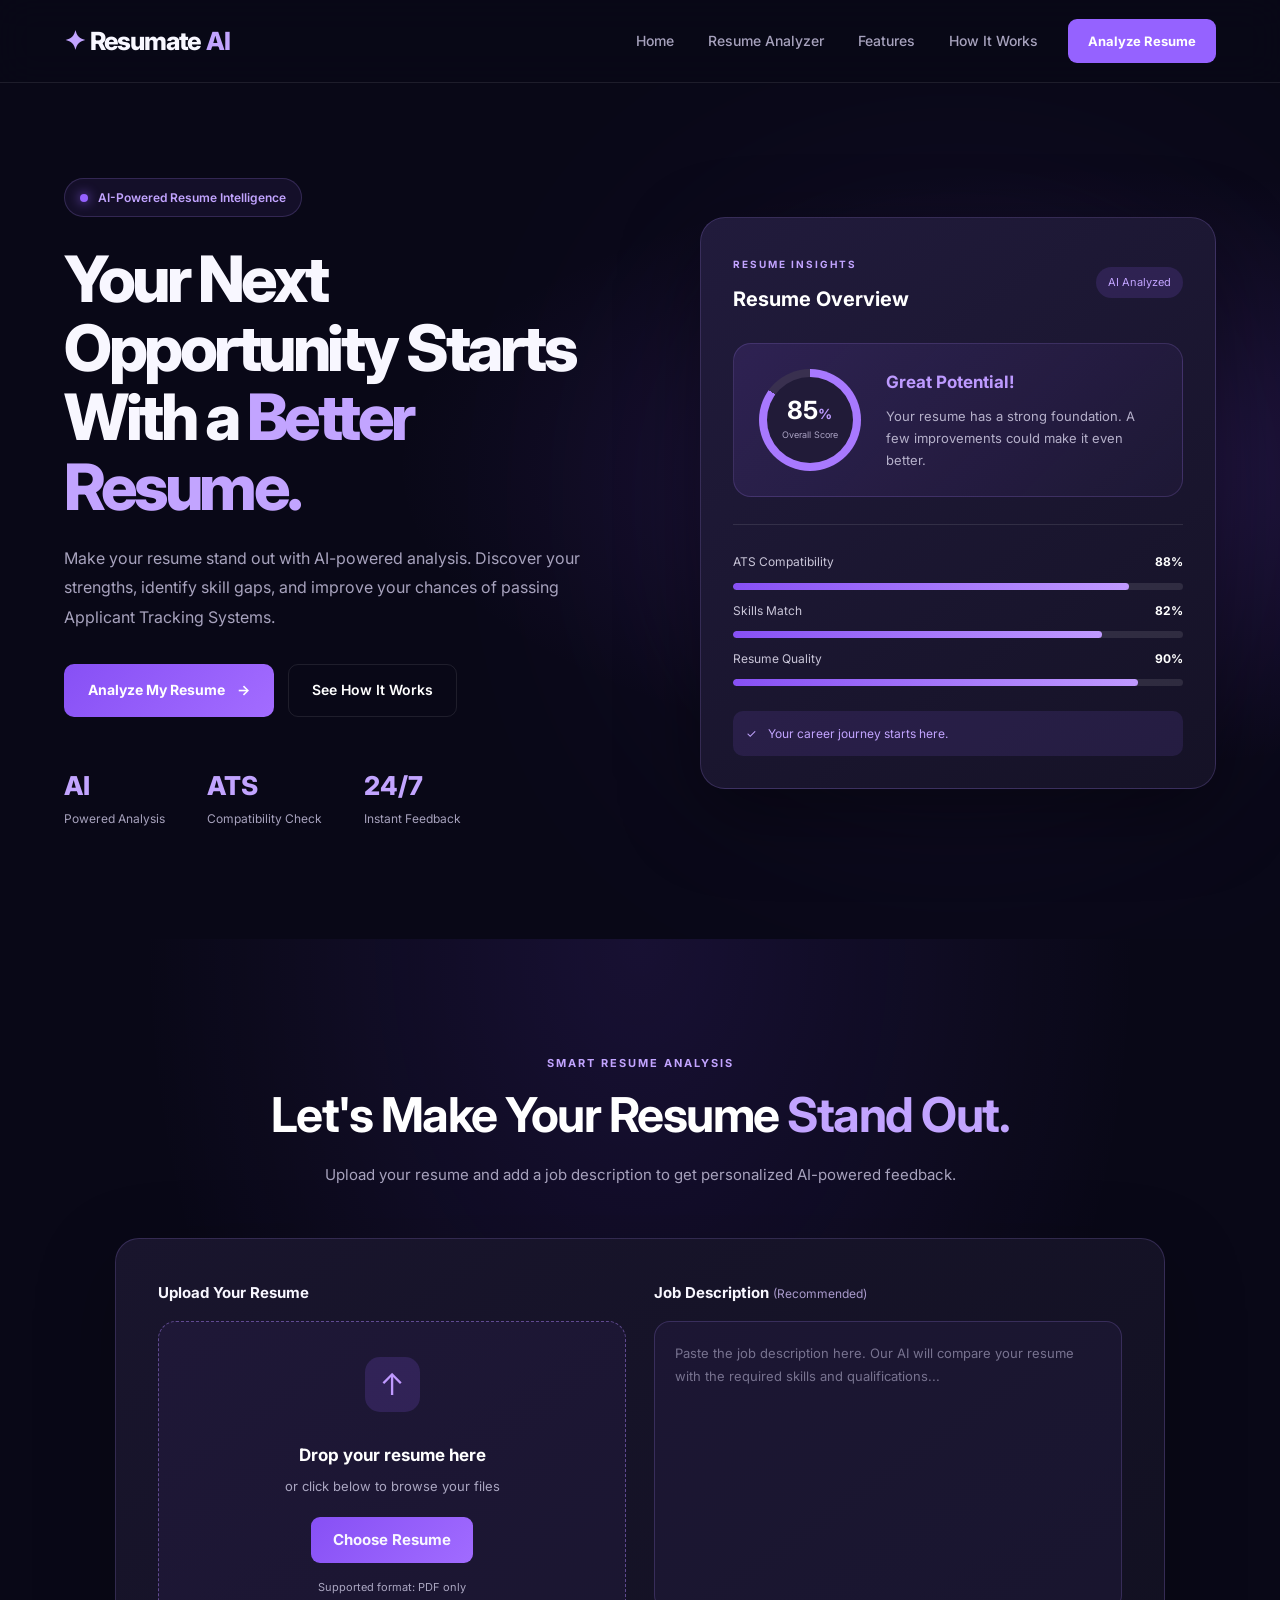
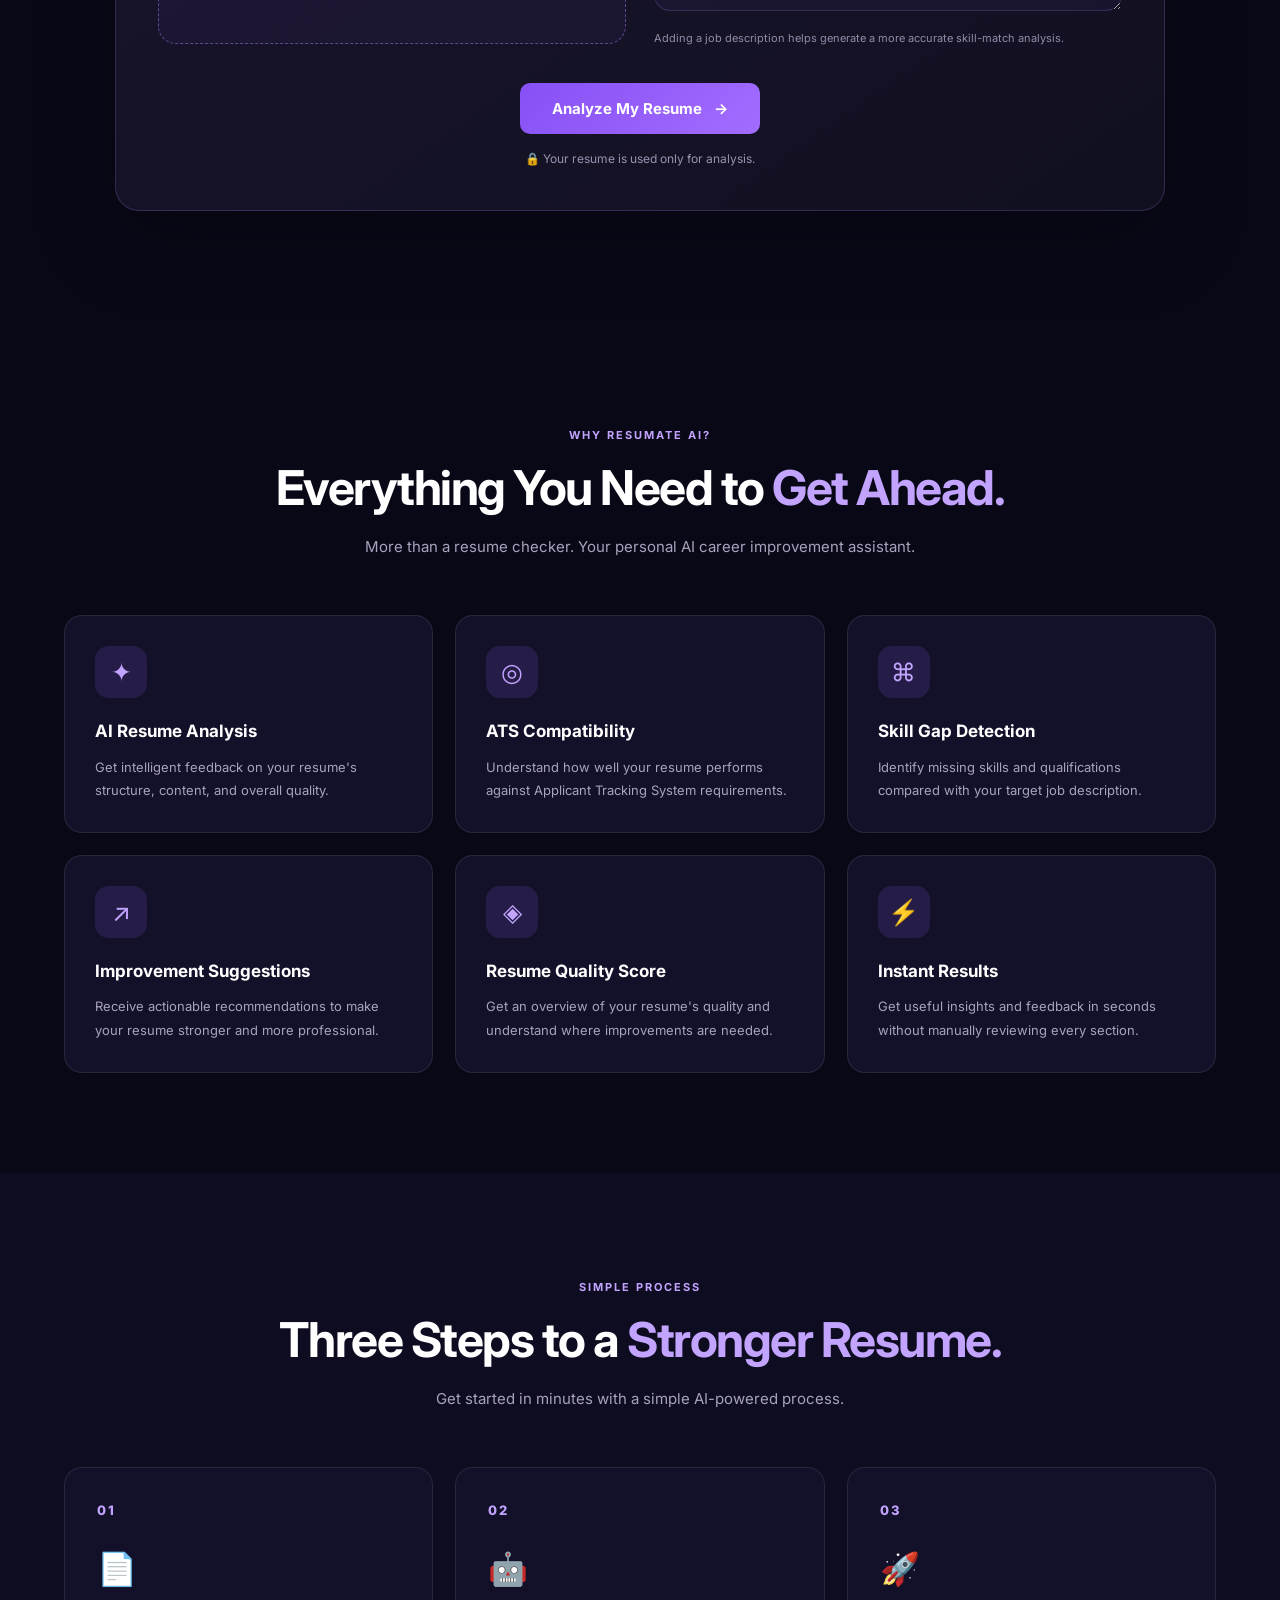
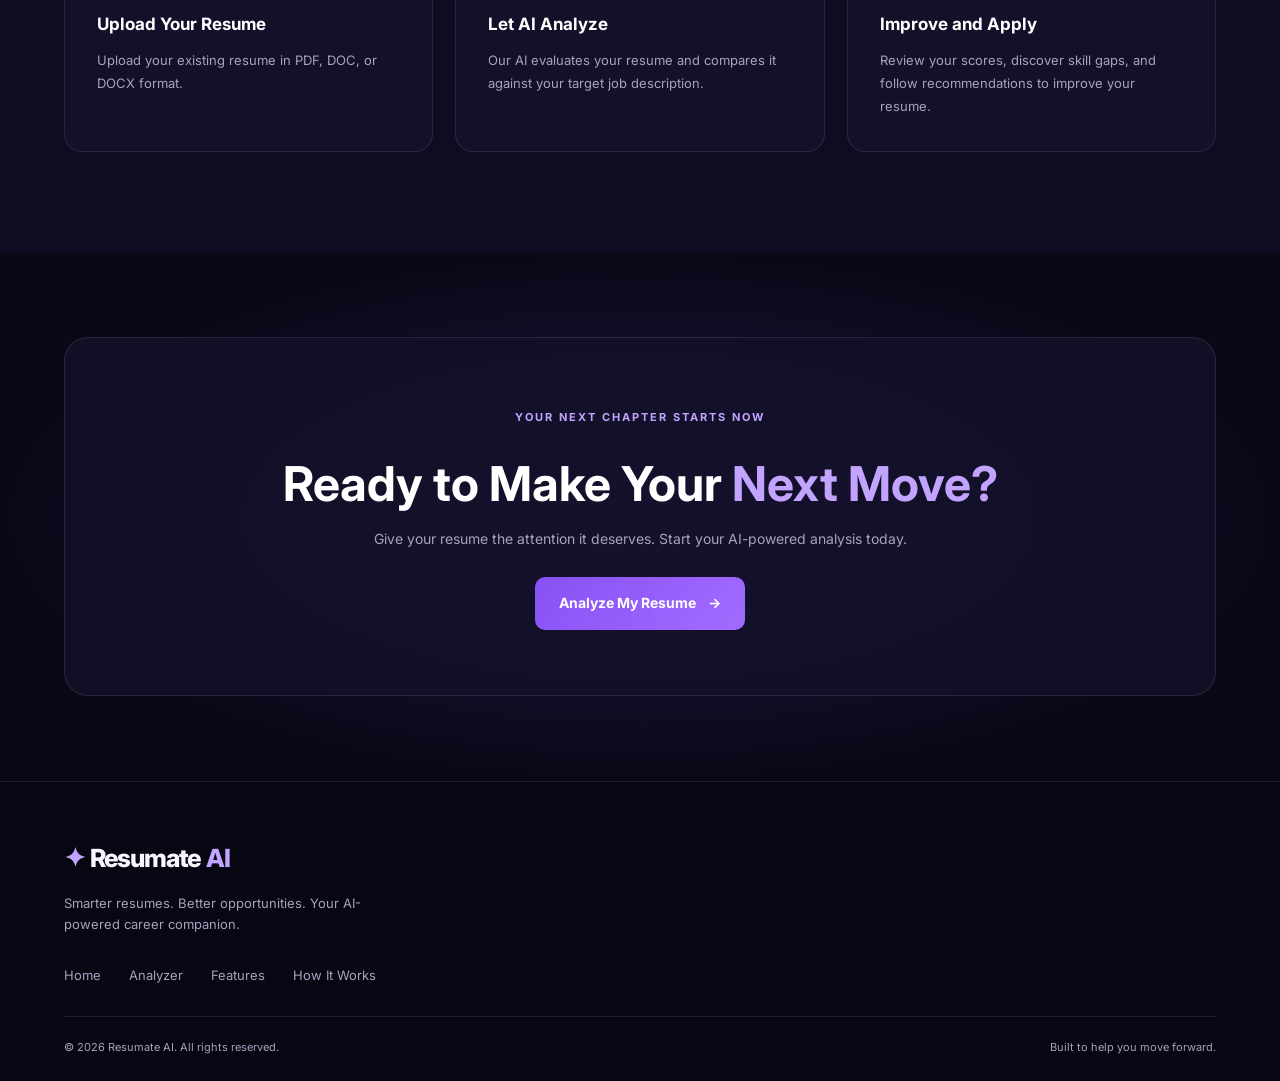
<file: frontend/index.html>
<!doctype html>
<html lang="en">
  <head>
    <meta charset="UTF-8" />
    <meta name="viewport" content="width=device-width, initial-scale=1.0" />
    <meta name="theme-color" content="#090817" />
    <meta
      name="description"
      content="Resumate AI helps you analyze your resume, improve ATS compatibility, and get personalized career suggestions."
    />

    <title>Resumate AI | Build a Resume That Gets Noticed</title>

    <link rel="preconnect" href="https://fonts.googleapis.com" />
    <link rel="preconnect" href="https://fonts.gstatic.com" crossorigin />
    <link
      href="https://fonts.googleapis.com/css2?family=Inter:wght@400;500;600;700;800&display=swap"
      rel="stylesheet"
    />

    <link rel="stylesheet" href="style.css" />
  </head>

  <body>
    <!-- Navbar -->
    <header class="navbar">
      <div class="container nav-container">
        <a href="#" class="logo">
          <span class="logo-icon">✦</span>
          Resumate<span>AI</span>
        </a>

        <nav class="nav-links">
          <a href="#home">Home</a>
          <a href="#analyzer">Resume Analyzer</a>
          <a href="#features">Features</a>
          <a href="#how-it-works">How It Works</a>
        </nav>

        <a href="#analyzer" class="nav-button">Analyze Resume</a>
      </div>
    </header>

    <main>
      <!-- Hero Section -->
      <section class="hero" id="home">
        <div class="container hero-container">
          <div class="hero-content">
            <div class="hero-badge">
              <span class="badge-dot"></span>
              AI-Powered Resume Intelligence
            </div>

            <h1>
              Your Next Opportunity Starts With a
              <span>Better Resume.</span>
            </h1>

            <p>
              Make your resume stand out with AI-powered analysis. Discover your
              strengths, identify skill gaps, and improve your chances of
              passing Applicant Tracking Systems.
            </p>

            <div class="hero-actions">
              <a href="#analyzer" class="primary-btn">
                Analyze My Resume
                <span>→</span>
              </a>

              <a href="#how-it-works" class="secondary-btn">
                See How It Works
              </a>
            </div>

            <div class="hero-stats">
              <div class="stat-item">
                <h3>AI</h3>
                <p>Powered Analysis</p>
              </div>

              <div class="stat-item">
                <h3>ATS</h3>
                <p>Compatibility Check</p>
              </div>

              <div class="stat-item">
                <h3>24/7</h3>
                <p>Instant Feedback</p>
              </div>
            </div>
          </div>

          <!-- Hero Preview Card -->
          <div class="hero-visual">
            <div class="floating-glow"></div>

            <div class="preview-card">
              <div class="preview-header">
                <div>
                  <span class="preview-label">RESUME INSIGHTS</span>
                  <h3>Resume Overview</h3>
                </div>

                <span class="status-badge">AI Analyzed</span>
              </div>

              <div class="score-section">
                <div class="score-circle">
                  <div class="score-inner">
                    <h2>85<span>%</span></h2>
                    <p>Overall Score</p>
                  </div>
                </div>

                <div class="score-description">
                  <h4>Great Potential!</h4>
                  <p>
                    Your resume has a strong foundation. A few improvements
                    could make it even better.
                  </p>
                </div>
              </div>

              <div class="preview-divider"></div>

              <div class="preview-metrics">
                <div class="metric-row">
                  <span>ATS Compatibility</span>
                  <strong>88%</strong>
                </div>

                <div class="metric-progress">
                  <span style="width: 88%"></span>
                </div>

                <div class="metric-row">
                  <span>Skills Match</span>
                  <strong>82%</strong>
                </div>

                <div class="metric-progress">
                  <span style="width: 82%"></span>
                </div>

                <div class="metric-row">
                  <span>Resume Quality</span>
                  <strong>90%</strong>
                </div>

                <div class="metric-progress">
                  <span style="width: 90%"></span>
                </div>
              </div>

              <div class="preview-footer">
                <span class="success-icon">✓</span>
                Your career journey starts here.
              </div>
            </div>
          </div>
        </div>
      </section>

      <!-- Resume Analyzer Section -->
      <section class="analyzer-section" id="analyzer">
        <div class="container">
          <div class="section-heading">
            <span class="section-tag">SMART RESUME ANALYSIS</span>

            <h2>
              Let's Make Your Resume
              <span>Stand Out.</span>
            </h2>

            <p>
              Upload your resume and add a job description to get personalized
              AI-powered feedback.
            </p>
          </div>

          <div class="analyzer-card">
            <form id="resumeForm">
              <div class="form-grid">
                <!-- Resume Upload -->
                <div class="form-group">
                  <label for="resumeFile"> Upload Your Resume </label>

                  <div class="upload-box">
                    <div class="upload-icon">↑</div>

                    <h3>Drop your resume here</h3>

                    <p>or click below to browse your files</p>

                    <input
                      type="file"
                      id="resumeFile"
                      name="resume"
                      accept=".pdf"
                      required
                    />

                    <label for="resumeFile" class="upload-button">
                      Choose Resume
                    </label>

                    <span class="file-info"> Supported format: PDF only </span>

                    <p id="fileName" class="file-name"></p>
                  </div>
                </div>

                <!-- Job Description -->
                <div class="form-group">
                  <label for="jobDescription">
                    Job Description
                    <span class="optional-label">(Recommended)</span>
                  </label>

                  <textarea
                    id="jobDescription"
                    name="jobDescription"
                    placeholder="Paste the job description here. Our AI will compare your resume with the required skills and qualifications..."
                    rows="10"
                  ></textarea>

                  <span class="field-hint">
                    Adding a job description helps generate a more accurate
                    skill-match analysis.
                  </span>
                </div>
              </div>

              <div class="analyzer-submit">
                <button type="submit" class="primary-btn">
                  Analyze My Resume
                  <span>→</span>
                </button>

                <p>
                  <span class="lock-icon">🔒</span>
                  Your resume is used only for analysis.
                </p>
              </div>
            </form>

            <!-- Analysis Results -->
            <div id="analysisResult" class="analysis-result"></div>
          </div>
        </div>
      </section>

      <!-- Features Section -->
      <section class="features-section" id="features">
        <div class="container">
          <div class="section-heading">
            <span class="section-tag">WHY RESUMATE AI?</span>

            <h2>
              Everything You Need to
              <span>Get Ahead.</span>
            </h2>

            <p>
              More than a resume checker. Your personal AI career improvement
              assistant.
            </p>
          </div>

          <div class="features-grid">
            <div class="feature-card">
              <div class="feature-icon">✦</div>

              <h3>AI Resume Analysis</h3>

              <p>
                Get intelligent feedback on your resume's structure, content,
                and overall quality.
              </p>
            </div>

            <div class="feature-card">
              <div class="feature-icon">◎</div>

              <h3>ATS Compatibility</h3>

              <p>
                Understand how well your resume performs against Applicant
                Tracking System requirements.
              </p>
            </div>

            <div class="feature-card">
              <div class="feature-icon">⌘</div>

              <h3>Skill Gap Detection</h3>

              <p>
                Identify missing skills and qualifications compared with your
                target job description.
              </p>
            </div>

            <div class="feature-card">
              <div class="feature-icon">↗</div>

              <h3>Improvement Suggestions</h3>

              <p>
                Receive actionable recommendations to make your resume stronger
                and more professional.
              </p>
            </div>

            <div class="feature-card">
              <div class="feature-icon">◈</div>

              <h3>Resume Quality Score</h3>

              <p>
                Get an overview of your resume's quality and understand where
                improvements are needed.
              </p>
            </div>

            <div class="feature-card">
              <div class="feature-icon">⚡</div>

              <h3>Instant Results</h3>

              <p>
                Get useful insights and feedback in seconds without manually
                reviewing every section.
              </p>
            </div>
          </div>
        </div>
      </section>

      <!-- How It Works Section -->
      <section class="how-section" id="how-it-works">
        <div class="container">
          <div class="section-heading">
            <span class="section-tag">SIMPLE PROCESS</span>

            <h2>
              Three Steps to a
              <span>Stronger Resume.</span>
            </h2>

            <p>Get started in minutes with a simple AI-powered process.</p>
          </div>

          <div class="steps-grid">
            <div class="step-card">
              <div class="step-number">01</div>

              <div class="step-icon">📄</div>

              <h3>Upload Your Resume</h3>

              <p>Upload your existing resume in PDF, DOC, or DOCX format.</p>
            </div>

            <div class="step-card">
              <div class="step-number">02</div>

              <div class="step-icon">🤖</div>

              <h3>Let AI Analyze</h3>

              <p>
                Our AI evaluates your resume and compares it against your target
                job description.
              </p>
            </div>

            <div class="step-card">
              <div class="step-number">03</div>

              <div class="step-icon">🚀</div>

              <h3>Improve and Apply</h3>

              <p>
                Review your scores, discover skill gaps, and follow
                recommendations to improve your resume.
              </p>
            </div>
          </div>
        </div>
      </section>

      <!-- Call To Action -->
      <section class="cta-section">
        <div class="container">
          <div class="cta-card">
            <span class="section-tag">YOUR NEXT CHAPTER STARTS NOW</span>

            <h2>
              Ready to Make Your
              <span>Next Move?</span>
            </h2>

            <p>
              Give your resume the attention it deserves. Start your AI-powered
              analysis today.
            </p>

            <a href="#analyzer" class="primary-btn">
              Analyze My Resume
              <span>→</span>
            </a>
          </div>
        </div>
      </section>
    </main>

    <!-- Footer -->
    <footer class="footer">
      <div class="container footer-container">
        <div class="footer-brand">
          <a href="#home" class="logo">
            <span class="logo-icon">✦</span>
            Resumate<span>AI</span>
          </a>

          <p>
            Smarter resumes. Better opportunities. Your AI-powered career
            companion.
          </p>
        </div>

        <div class="footer-links">
          <a href="#home">Home</a>
          <a href="#analyzer">Analyzer</a>
          <a href="#features">Features</a>
          <a href="#how-it-works">How It Works</a>
        </div>

        <div class="footer-bottom">
          <p>© 2026 Resumate AI. All rights reserved.</p>

          <p>Built to help you move forward.</p>
        </div>
      </div>
    </footer>

    <!-- JavaScript -->
    <script src="script.js"></script>

    <!-- File name display -->
    <script>
      const resumeFileInput = document.getElementById("resumeFile");
      const fileNameDisplay = document.getElementById("fileName");

      resumeFileInput.addEventListener("change", function () {
        if (this.files && this.files.length > 0) {
          fileNameDisplay.textContent = "Selected: " + this.files[0].name;
        } else {
          fileNameDisplay.textContent = "";
        }
      });
    </script>
  </body>
</html>
</file>
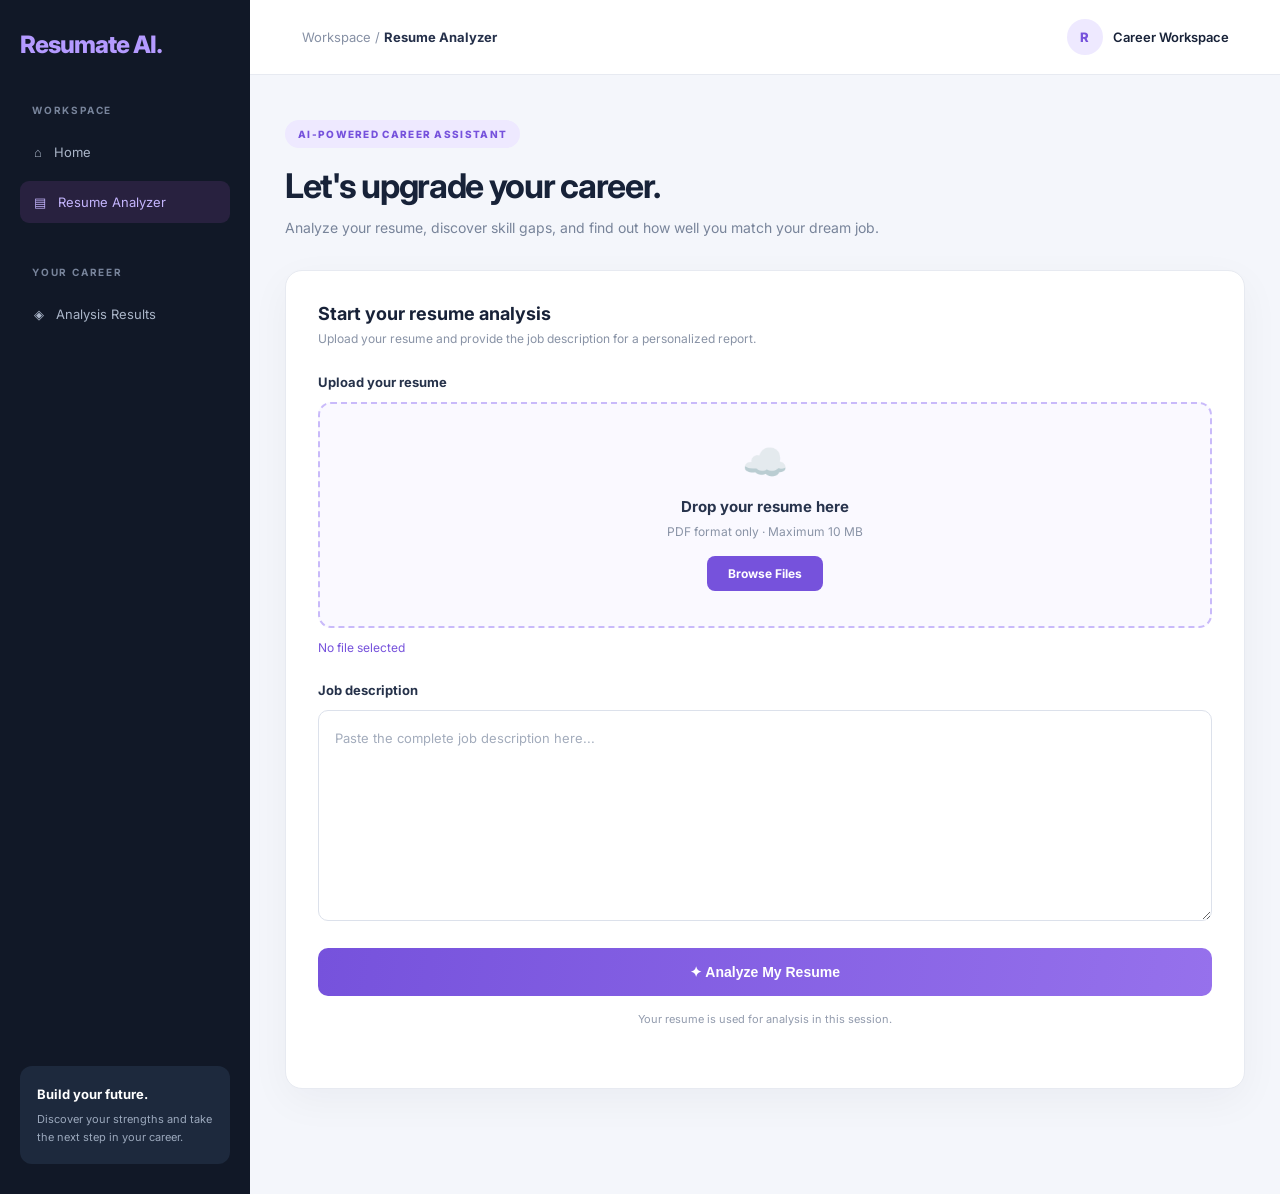
<file: frontend/analyze.html>
<!doctype html>
<html lang="en">
  <head>
    <meta charset="UTF-8" />
    <meta name="viewport" content="width=device-width, initial-scale=1.0" />
    <title>Analyze Resume | Resumate AI</title>

    <link
      href="https://fonts.googleapis.com/css2?family=Inter:wght@400;500;600;700;800&display=swap"
      rel="stylesheet"
    />

    <style>
      * {
        margin: 0;
        padding: 0;
        box-sizing: border-box;
      }

      body {
        font-family: "Inter", sans-serif;
        background: #f4f6fb;
        color: #182238;
        min-height: 100vh;
      }

      .app-layout {
        display: flex;
        min-height: 100vh;
      }

      /* SIDEBAR */

      .sidebar {
        width: 250px;
        background: #111827;
        color: white;
        padding: 30px 20px;
        display: flex;
        flex-direction: column;
        flex-shrink: 0;
      }

      .logo {
        font-size: 24px;
        font-weight: 800;
        color: #b49aff;
        margin-bottom: 45px;
        letter-spacing: -1px;
      }

      .sidebar-label {
        color: #78849b;
        font-size: 10px;
        font-weight: 700;
        letter-spacing: 1.8px;
        margin: 0 12px 15px;
      }

      .nav-link {
        display: flex;
        align-items: center;
        gap: 12px;
        padding: 13px 14px;
        margin-bottom: 8px;
        color: #aab5c8;
        text-decoration: none;
        font-size: 13px;
        border-radius: 9px;
        transition: 0.2s;
      }

      .nav-link:hover,
      .nav-link.active {
        background: #28213f;
        color: #c4b5fd;
      }

      .sidebar-bottom {
        margin-top: auto;
        padding: 17px;
        background: #1d293d;
        border-radius: 12px;
      }

      .sidebar-bottom strong {
        font-size: 13px;
      }

      .sidebar-bottom p {
        color: #9ba8bc;
        font-size: 11px;
        line-height: 1.6;
        margin-top: 8px;
      }

      /* MAIN CONTENT */

      .main-content {
        flex: 1;
        min-width: 0;
      }

      .topbar {
        height: 75px;
        background: #ffffff;
        border-bottom: 1px solid #e7eaf1;
        padding: 0 5%;
        display: flex;
        align-items: center;
        justify-content: space-between;
      }

      .breadcrumb {
        color: #8791a5;
        font-size: 13px;
      }

      .breadcrumb strong {
        color: #25304a;
      }

      .profile {
        display: flex;
        align-items: center;
        gap: 10px;
        font-size: 13px;
        font-weight: 600;
      }

      .profile-icon {
        width: 36px;
        height: 36px;
        border-radius: 50%;
        background: #eee9ff;
        color: #7652dc;
        display: grid;
        place-items: center;
        font-weight: 800;
      }

      main {
        width: 100%;
        max-width: 1250px;
        box-sizing: border-box;
        margin: 45px auto;
        padding: 0 35px 60px;
      }

      .heading {
        margin-bottom: 30px;
      }

      .tag {
        display: inline-block;
        background: #eee9ff;
        color: #7652dc;
        padding: 8px 13px;
        border-radius: 30px;
        font-size: 10px;
        font-weight: 800;
        letter-spacing: 1.3px;
      }

      h1 {
        font-size: 34px;
        letter-spacing: -1.3px;
        margin: 17px 0 10px;
        color: #172238;
      }

      .heading p {
        color: #78849a;
        font-size: 14px;
        line-height: 1.7;
      }

      /* FORM CARD */

      .form-card {
        width: 100%;
        max-width: 1100px;
        box-sizing: border-box;
        margin: 0 auto;
        background: #ffffff;
        border: 1px solid #e7eaf1;
        padding: 32px;
        border-radius: 17px;
        box-shadow: 0 12px 40px rgba(24, 34, 56, 0.045);
      }

      .section-heading {
        font-size: 18px;
        font-weight: 700;
        margin-bottom: 7px;
      }

      .section-description {
        color: #8993a6;
        font-size: 12px;
        margin-bottom: 28px;
      }

      .form-group {
        margin-bottom: 27px;
      }

      .field-label {
        display: block;
        font-size: 13px;
        font-weight: 700;
        margin-bottom: 12px;
        color: #26324a;
      }

      /* UPLOAD AREA */

      .upload-box {
        display: block;
        width: 100%;
        border: 2px dashed #c9bafa;
        border-radius: 13px;
        background: #faf9ff;
        padding: 35px 20px;
        text-align: center;
        cursor: pointer;
        transition: 0.25s ease;
      }

      .upload-box:hover,
      .upload-box.dragover {
        background: #f1edff;
        border-color: #8b6be5;
      }

      .upload-icon {
        font-size: 37px;
        margin-bottom: 13px;
      }

      .upload-box h3 {
        font-size: 15px;
        margin-bottom: 8px;
        color: #28344d;
      }

      .upload-box p {
        color: #8993a6;
        font-size: 12px;
        margin-bottom: 17px;
      }

      .browse-btn {
        display: inline-block;
        padding: 10px 21px;
        background: #7652dc;
        border-radius: 8px;
        color: white;
        font-size: 12px;
        font-weight: 700;
      }

      #resumeFile {
        position: absolute;
        width: 1px;
        height: 1px;
        opacity: 0;
        overflow: hidden;
      }

      #fileName {
        margin-top: 12px;
        color: #7652dc;
        font-size: 12px;
        overflow-wrap: anywhere;
      }

      /* JOB DESCRIPTION */

      textarea {
        display: block;
        width: 100%;
        min-height: 180px;
        background: #ffffff;
        border: 1px solid #dce1eb;
        border-radius: 10px;
        padding: 16px;
        color: #26324a;
        font-family: inherit;
        font-size: 13px;
        line-height: 1.7;
        resize: vertical;
        outline: none;
        transition: 0.2s;
      }

      textarea:focus {
        border-color: #9878ec;
        box-shadow: 0 0 0 3px rgba(118, 82, 220, 0.09);
      }

      textarea::placeholder {
        color: #a3acbc;
      }

      /* BUTTON */

      .submit-btn {
        width: 100%;
        padding: 16px;
        background: linear-gradient(100deg, #7652dc, #9671ec);
        color: white;
        border: none;
        border-radius: 10px;
        font-size: 14px;
        font-weight: 700;
        cursor: pointer;
        transition: 0.2s;
      }

      .submit-btn:hover {
        transform: translateY(-2px);
        box-shadow: 0 8px 22px rgba(118, 82, 220, 0.23);
      }

      .submit-btn:disabled {
        opacity: 0.6;
        cursor: not-allowed;
        transform: none;
      }

      .privacy-note {
        text-align: center;
        color: #929bad;
        font-size: 11px;
        margin-top: 16px;
      }

      /* RESULTS */

      #analysisResult {
        margin-top: 30px;
        line-height: 1.8;
        overflow-wrap: anywhere;
      }

      #analysisResult h2,
      #analysisResult h3 {
        margin: 15px 0 8px;
      }

      #analysisResult p {
        color: #cbd5e1;
      }

      /* MOBILE */

      @media (max-width: 760px) {
        .sidebar {
          width: 75px;
          padding: 25px 10px;
        }

        .logo {
          font-size: 13px;
          text-align: center;
          margin-bottom: 35px;
        }

        .sidebar-label,
        .nav-text,
        .sidebar-bottom {
          display: none;
        }

        .nav-link {
          justify-content: center;
          padding: 13px 5px;
          font-size: 17px;
        }

        main {
          margin: 30px auto;
          padding: 0 18px 40px;
        }

        .form-card {
          padding: 22px;
        }

        h1 {
          font-size: 28px;
        }

        .topbar {
          padding: 0 18px;
        }
      }

      @media (max-width: 420px) {
        .sidebar {
          width: 58px;
          padding: 20px 6px;
        }

        .logo {
          font-size: 10px;
        }

        .profile span {
          display: none;
        }
      }
    </style>
  </head>

  <body>
    <div class="app-layout">
      <!-- SIDEBAR -->

      <aside class="sidebar">
        <div class="logo">Resumate AI.</div>

        <div class="sidebar-label">WORKSPACE</div>

        <a href="index.html" class="nav-link">
          <span>⌂</span>
          <span class="nav-text">Home</span>
        </a>

        <a href="analyze.html" class="nav-link active">
          <span>▤</span>
          <span class="nav-text">Resume Analyzer</span>
        </a>

        <div class="sidebar-label" style="margin-top: 35px">YOUR CAREER</div>

        <a href="#analysisResult" class="nav-link">
          <span>◈</span>
          <span class="nav-text">Analysis Results</span>
        </a>

        <div class="sidebar-bottom">
          <strong>Build your future.</strong>
          <p>Discover your strengths and take the next step in your career.</p>
        </div>
      </aside>

      <!-- MAIN CONTENT -->

      <div class="main-content">
        <header class="topbar">
          <div class="breadcrumb">
            Workspace / <strong>Resume Analyzer</strong>
          </div>

          <div class="profile">
            <div class="profile-icon">R</div>
            <span>Career Workspace</span>
          </div>
        </header>

        <main>
          <div class="heading">
            <span class="tag">AI-POWERED CAREER ASSISTANT</span>

            <h1>Let's upgrade your career.</h1>

            <p>
              Analyze your resume, discover skill gaps, and find out how well
              you match your dream job.
            </p>
          </div>

          <div class="form-card">
            <div class="section-heading">Start your resume analysis</div>

            <p class="section-description">
              Upload your resume and provide the job description for a
              personalized report.
            </p>

            <form id="resumeForm">
              <div class="form-group">
                <label class="field-label"> Upload your resume </label>

                <label class="upload-box" id="uploadBox" for="resumeFile">
                  <div class="upload-icon">☁️</div>

                  <h3>Drop your resume here</h3>

                  <p>PDF format only · Maximum 10 MB</p>

                  <span class="browse-btn"> Browse Files </span>
                </label>

                <input
                  type="file"
                  id="resumeFile"
                  name="resumeFile"
                  accept=".pdf,application/pdf"
                  required
                />

                <div id="fileName">No file selected</div>
              </div>

              <div class="form-group">
                <label class="field-label" for="jobDescription">
                  Job description
                </label>

                <textarea
                  id="jobDescription"
                  name="jobDescription"
                  rows="8"
                  placeholder="Paste the complete job description here..."
                  required
                ></textarea>
              </div>

              <button class="submit-btn" type="submit">
                ✦ Analyze My Resume
              </button>

              <p class="privacy-note">
                Your resume is used for analysis in this session.
              </p>
            </form>

            <div id="analysisResult"></div>
          </div>
        </main>
      </div>
    </div>

    <script>
      const fileInput = document.getElementById("resumeFile");
      const uploadBox = document.getElementById("uploadBox");
      const fileName = document.getElementById("fileName");

      function showFileName(file) {
        if (!file) {
          fileName.textContent = "No file selected";
          return;
        }

        fileName.textContent = "Selected: " + file.name;
      }

      fileInput.addEventListener("change", function () {
        const file = this.files[0];

        if (
          file &&
          file.type !== "application/pdf" &&
          !file.name.toLowerCase().endsWith(".pdf")
        ) {
          alert("Please select a PDF file.");
          this.value = "";
          showFileName(null);
          return;
        }

        showFileName(file);
      });

      uploadBox.addEventListener("dragover", function (event) {
        event.preventDefault();
        uploadBox.classList.add("dragover");
      });

      uploadBox.addEventListener("dragleave", function () {
        uploadBox.classList.remove("dragover");
      });

      uploadBox.addEventListener("drop", function (event) {
        event.preventDefault();
        uploadBox.classList.remove("dragover");

        const files = event.dataTransfer.files;

        if (files.length > 0) {
          const file = files[0];

          if (
            file.type !== "application/pdf" &&
            !file.name.toLowerCase().endsWith(".pdf")
          ) {
            alert("Please upload a PDF file.");
            return;
          }

          fileInput.files = files;
          showFileName(file);
        }
      });
    </script>

    <script src="script.js"></script>
  </body>
</html>
</file>
<file: frontend/style.css>
/* =====================================================
   RESUMATE AI
   Complete Premium Dark SaaS Design
   ===================================================== */

/* 1. GLOBAL SETTINGS
----------------------------------------------------- */

@import url("https://fonts.googleapis.com/css2?family=Inter:wght@400;500;600;700;800&display=swap");

:root {
  --bg: #090817;
  --bg-secondary: #0e0c20;
  --surface: #13112a;
  --surface-light: #1c1938;
  --surface-hover: #252044;

  --purple: #9562ff;
  --purple-dark: #7542e8;
  --purple-light: #c2a4ff;

  --text: #f8f7ff;
  --muted: #a7a2bd;

  --border: rgba(255, 255, 255, 0.09);
  --success: #55d6a1;
  --danger: #ff7185;

  --radius: 18px;
  --transition: 0.25s ease;
}

* {
  margin: 0;
  padding: 0;
  box-sizing: border-box;
}

html {
  scroll-behavior: smooth;
  scroll-padding-top: 100px;
}

body {
  font-family: "Inter", sans-serif;
  background: var(--bg);
  color: var(--text);
  line-height: 1.6;
  overflow-x: hidden;
}

button,
input,
textarea {
  font-family: inherit;
}

button,
a {
  -webkit-tap-highlight-color: transparent;
}

a {
  color: inherit;
  text-decoration: none;
}

button {
  cursor: pointer;
}

.container {
  width: min(1280px, 90%);
  margin: 0 auto;
}

::selection {
  background: var(--purple);
  color: white;
}

/* 2. NAVBAR
----------------------------------------------------- */

.navbar {
  position: sticky;
  top: 0;
  z-index: 1000;
  background: rgba(9, 8, 23, 0.88);
  backdrop-filter: blur(18px);
  border-bottom: 1px solid var(--border);
}

.nav-container {
  min-height: 82px;
  display: flex;
  align-items: center;
  justify-content: space-between;
  gap: 30px;
}

.logo {
  display: inline-flex;
  align-items: center;
  gap: 5px;
  font-size: 25px;
  font-weight: 800;
  letter-spacing: -1.2px;
  white-space: nowrap;
}

.logo span:last-child {
  color: var(--purple-light);
}

.logo-icon {
  color: var(--purple-light);
  font-size: 26px;
}

.nav-links {
  display: flex;
  align-items: center;
  gap: 34px;
  margin-left: auto;
}

.nav-links a {
  color: var(--muted);
  font-size: 14px;
  font-weight: 500;
  transition: var(--transition);
}

.nav-links a:hover {
  color: var(--purple-light);
}

.nav-button {
  display: inline-flex;
  align-items: center;
  justify-content: center;
  background: var(--purple);
  color: white;
  padding: 12px 20px;
  border-radius: 9px;
  font-size: 13px;
  font-weight: 700;
  white-space: nowrap;
  transition: var(--transition);
}

.nav-button:hover {
  background: var(--purple-dark);
  transform: translateY(-2px);
}

/* 3. BUTTONS
----------------------------------------------------- */

.primary-btn {
  display: inline-flex;
  justify-content: center;
  align-items: center;
  gap: 12px;
  padding: 15px 24px;
  border: none;
  border-radius: 10px;
  background: linear-gradient(135deg, #8750f5, #a36cff);
  color: white;
  font-size: 14px;
  font-weight: 700;
  cursor: pointer;
  transition: var(--transition);
}

.primary-btn:hover {
  transform: translateY(-3px);
  box-shadow: 0 12px 35px rgba(149, 98, 255, 0.3);
}

.primary-btn:disabled {
  opacity: 0.6;
  cursor: not-allowed;
  transform: none;
}

.secondary-btn {
  display: inline-flex;
  justify-content: center;
  align-items: center;
  padding: 14px 23px;
  border: 1px solid var(--border);
  border-radius: 10px;
  color: white;
  font-size: 14px;
  font-weight: 600;
  transition: var(--transition);
}

.secondary-btn:hover {
  border-color: var(--purple);
  background: rgba(149, 98, 255, 0.08);
}

/* 4. HERO SECTION
----------------------------------------------------- */

.hero {
  position: relative;
  padding: 95px 0 110px;
  overflow: hidden;
  background:
    radial-gradient(
      ellipse at 85% 45%,
      rgba(116, 65, 207, 0.2),
      transparent 45%
    ),
    var(--bg);
}

.hero-container {
  display: grid;
  grid-template-columns: minmax(0, 1.05fr) minmax(0, 0.95fr);
  align-items: center;
  gap: 70px;
}

.hero-content {
  position: relative;
  z-index: 2;
  max-width: 650px;
}

.hero-badge {
  display: inline-flex;
  align-items: center;
  gap: 10px;
  padding: 9px 15px;
  border: 1px solid rgba(177, 138, 255, 0.2);
  border-radius: 30px;
  background: rgba(149, 98, 255, 0.08);
  color: var(--purple-light);
  font-size: 12px;
  font-weight: 600;
}

.badge-dot {
  width: 8px;
  height: 8px;
  border-radius: 50%;
  background: var(--purple);
  box-shadow: 0 0 12px var(--purple);
}

.hero-content h1 {
  margin: 27px 0 23px;
  font-size: clamp(46px, 5vw, 70px);
  line-height: 1.08;
  letter-spacing: -3.5px;
  font-weight: 800;
}

.hero-content h1 span,
.section-heading h2 span,
.cta-card h2 span {
  color: var(--purple-light);
}

.hero-content > p {
  max-width: 560px;
  color: var(--muted);
  font-size: 16px;
  line-height: 1.85;
}

.hero-actions {
  display: flex;
  align-items: center;
  flex-wrap: wrap;
  gap: 14px;
  margin-top: 32px;
}

.hero-stats {
  display: flex;
  align-items: center;
  gap: 42px;
  margin-top: 48px;
}

.stat-item {
  display: flex;
  flex-direction: column;
  gap: 3px;
}

.stat-item h3 {
  color: var(--purple-light);
  font-size: 26px;
  font-weight: 800;
}

.stat-item p {
  color: var(--muted);
  font-size: 12px;
}

/* 5. HERO PREVIEW CARD
----------------------------------------------------- */

.hero-visual {
  display: flex;
  justify-content: center;
  align-items: center;
  position: relative;
  width: 100%;
  min-width: 0;
}

.floating-glow {
  position: absolute;
  width: 400px;
  height: 400px;
  background: var(--purple);
  filter: blur(150px);
  opacity: 0.23;
  border-radius: 50%;
}

.preview-card {
  position: relative;
  z-index: 1;
  width: 100%;
  max-width: 540px;
  padding: 34px;
  background: linear-gradient(145deg, #252044, #141226);
  border: 1px solid rgba(177, 138, 255, 0.22);
  border-radius: 24px;
  box-shadow: 0 30px 90px rgba(0, 0, 0, 0.4);
}

.preview-header {
  display: flex;
  justify-content: space-between;
  align-items: center;
  gap: 15px;
  margin-bottom: 28px;
}

.preview-label {
  color: var(--purple-light);
  font-size: 10px;
  letter-spacing: 2px;
  font-weight: 700;
}

.preview-header h3 {
  margin-top: 7px;
  font-size: 20px;
}

.status-badge {
  padding: 7px 12px;
  border-radius: 30px;
  background: rgba(149, 98, 255, 0.15);
  color: var(--purple-light);
  font-size: 11px;
  white-space: nowrap;
}

.score-section {
  display: flex;
  align-items: center;
  gap: 24px;
}

.score-circle {
  flex-shrink: 0;
}

.score-description h4 {
  margin-bottom: 9px;
  color: var(--purple-light);
  font-size: 18px;
}

.score-description p {
  color: var(--muted);
  font-size: 12px;
  line-height: 1.8;
}

.preview-divider {
  height: 1px;
  background: var(--border);
  margin: 27px 0;
}

.preview-metrics {
  display: flex;
  flex-direction: column;
  gap: 11px;
}

.metric-row {
  display: flex;
  justify-content: space-between;
  color: #c9c5d8;
  font-size: 12px;
}

.metric-row strong {
  color: white;
}

.metric-progress {
  width: 100%;
  height: 7px;
  background: rgba(255, 255, 255, 0.1);
  border-radius: 20px;
  overflow: hidden;
}

.metric-progress span {
  display: block;
  height: 100%;
  border-radius: 20px;
  background: linear-gradient(90deg, #8050f5, #c09aff);
}

.preview-footer {
  margin-top: 25px;
  padding: 13px;
  border-radius: 10px;
  background: rgba(149, 98, 255, 0.12);
  color: var(--purple-light);
  font-size: 12px;
}

.success-icon {
  margin-right: 8px;
}

/* 6. COMMON SECTION HEADINGS
----------------------------------------------------- */

.section-heading {
  max-width: 750px;
  margin: 0 auto 55px;
  text-align: center;
}

.section-tag {
  display: inline-block;
  margin-bottom: 14px;
  color: var(--purple-light);
  font-size: 11px;
  font-weight: 700;
  letter-spacing: 2px;
}

.section-heading h2 {
  margin-bottom: 17px;
  color: white;
  font-size: clamp(32px, 4vw, 48px);
  line-height: 1.2;
  letter-spacing: -1.5px;
}

.section-heading p {
  color: var(--muted);
  font-size: 15px;
  line-height: 1.8;
}

/* 7. RESUME ANALYZER
----------------------------------------------------- */

.analyzer-section {
  padding: 100px 0;
  background:
    radial-gradient(
      ellipse at 50% 0%,
      rgba(100, 65, 180, 0.1),
      transparent 55%
    ),
    var(--bg-secondary);
}

.analyzer-card {
  padding: 42px;
  background: var(--surface);
  border: 1px solid var(--border);
  border-radius: 22px;
  box-shadow: 0 25px 70px rgba(0, 0, 0, 0.22);
}

.form-grid {
  display: grid;
  grid-template-columns: 1fr 1fr;
  gap: 30px;
}

.form-group {
  min-width: 0;
}

.form-group label {
  display: block;
  margin-bottom: 13px;
  color: white;
  font-size: 14px;
  font-weight: 700;
}

.optional-label {
  color: var(--muted);
  font-size: 11px;
  font-weight: 400;
}

.upload-box {
  display: flex;
  flex-direction: column;
  align-items: center;
  justify-content: center;
  min-height: 280px;
  padding: 30px 20px;
  text-align: center;
  background: var(--surface-light);
  border: 1px dashed rgba(177, 138, 255, 0.5);
  border-radius: 16px;
  transition: var(--transition);
}

.upload-box:hover {
  border-color: var(--purple-light);
  background: rgba(149, 98, 255, 0.08);
}

.upload-icon {
  display: flex;
  align-items: center;
  justify-content: center;
  width: 55px;
  height: 55px;
  border-radius: 15px;
  background: rgba(149, 98, 255, 0.16);
  color: var(--purple-light);
  font-size: 30px;
}

.upload-box h3 {
  margin: 15px 0 5px;
  color: white;
  font-size: 17px;
}

.upload-box p {
  color: var(--muted);
  font-size: 12px;
}

#resumeFile {
  display: none;
}

.upload-button {
  display: inline-block;
  margin: 17px 0;
  padding: 11px 20px;
  background: var(--purple);
  color: white;
  border-radius: 8px;
  font-size: 13px;
  font-weight: 600;
  cursor: pointer;
  transition: var(--transition);
}

.upload-button:hover {
  background: var(--purple-dark);
}

.file-info {
  color: var(--muted);
  font-size: 11px;
}

.file-name {
  margin-top: 10px;
  color: var(--success) !important;
  overflow-wrap: anywhere;
}

#jobDescription {
  width: 100%;
  min-height: 280px;
  padding: 17px;
  resize: vertical;
  outline: none;
  background: var(--surface-light);
  border: 1px solid var(--border);
  border-radius: 13px;
  color: white;
  font-size: 13px;
  line-height: 1.7;
  transition: var(--transition);
}

#jobDescription:focus {
  border-color: var(--purple);
  box-shadow: 0 0 0 3px rgba(149, 98, 255, 0.1);
}

#jobDescription::placeholder {
  color: #77728f;
}

.field-hint {
  display: block;
  margin-top: 10px;
  color: var(--muted);
  font-size: 11px;
}

.analyzer-submit {
  margin-top: 35px;
  text-align: center;
}

.analyzer-submit p {
  margin-top: 12px;
  color: var(--muted);
  font-size: 11px;
}

/* 8. ANALYSIS RESULTS
----------------------------------------------------- */

.analysis-result {
  display: none;
  margin-top: 40px;
}

.analysis-result:not(:empty) {
  display: block;
}

/* Result dashboard containers */

.result-card,
.analysis-card {
  padding: 30px;
  margin-top: 25px;
  background: var(--surface-light);
  border: 1px solid var(--border);
  border-radius: 18px;
  color: var(--text);
}

.result-card h2,
.result-card h3,
.analysis-card h2,
.analysis-card h3 {
  color: white;
}

.result-card p,
.analysis-card p {
  color: var(--muted);
}

/* Score cards */

.analysis-score-grid {
  display: grid;
  grid-template-columns: repeat(3, minmax(0, 1fr));
  gap: 18px;
  margin: 25px 0;
}

.analysis-score-card {
  padding: 24px;
  text-align: center;
  background: var(--surface);
  border: 1px solid var(--border);
  border-radius: 15px;
}

.analysis-score-card h3 {
  color: var(--purple-light);
  font-size: 30px;
  margin-bottom: 7px;
}

.analysis-score-card p {
  color: var(--muted);
  font-size: 12px;
}

/* Result score sections */

.result-card .score-section,
.analysis-card .score-section {
  display: flex;
  align-items: center;
  gap: 25px;
}

.result-card .score-circle,
.analysis-card .score-circle {
  flex-shrink: 0;
}

/* Skills and suggestions */

.result-card ul,
.analysis-card ul {
  padding-left: 22px;
  margin-top: 12px;
}

.result-card li,
.analysis-card li {
  color: var(--muted);
  margin-bottom: 9px;
  font-size: 14px;
}

.result-card strong,
.analysis-card strong {
  color: white;
}

.result-card h3,
.analysis-card h3 {
  margin-bottom: 12px;
}

.result-card .score-section {
  margin-bottom: 25px;
}

/* 9. FEATURES
----------------------------------------------------- */

.features-section {
  padding: 100px 0;
  background: var(--bg);
}

.features-grid {
  display: grid;
  grid-template-columns: repeat(3, 1fr);
  gap: 22px;
}

.feature-card {
  padding: 30px;
  background: var(--surface);
  border: 1px solid var(--border);
  border-radius: 18px;
  transition: var(--transition);
}

.feature-card:hover {
  transform: translateY(-6px);
  border-color: rgba(177, 138, 255, 0.5);
  box-shadow: 0 15px 40px rgba(0, 0, 0, 0.2);
}

.feature-icon {
  display: flex;
  align-items: center;
  justify-content: center;
  width: 52px;
  height: 52px;
  border-radius: 14px;
  background: rgba(149, 98, 255, 0.14);
  color: var(--purple-light);
  font-size: 25px;
}

.feature-card h3 {
  margin: 20px 0 10px;
  color: white;
  font-size: 17px;
}

.feature-card p {
  color: var(--muted);
  font-size: 13px;
  line-height: 1.8;
}

/* 10. HOW IT WORKS
----------------------------------------------------- */

.how-section {
  padding: 100px 0;
  background: var(--bg-secondary);
}

.steps-grid {
  display: grid;
  grid-template-columns: repeat(3, 1fr);
  gap: 22px;
}

.step-card {
  position: relative;
  padding: 32px;
  background: var(--surface);
  border: 1px solid var(--border);
  border-radius: 18px;
  transition: var(--transition);
}

.step-card:hover {
  transform: translateY(-5px);
  border-color: var(--purple);
}

.step-number {
  color: var(--purple-light);
  font-size: 13px;
  font-weight: 800;
  letter-spacing: 2px;
}

.step-icon {
  margin-top: 22px;
  font-size: 32px;
}

.step-card h3 {
  margin: 17px 0 10px;
  color: white;
  font-size: 17px;
}

.step-card p {
  color: var(--muted);
  font-size: 13px;
  line-height: 1.8;
}

/* 11. CALL TO ACTION
----------------------------------------------------- */

.cta-section {
  padding: 85px 0;
  background: radial-gradient(ellipse at center, #241644, var(--bg) 70%);
}

.cta-card {
  padding: 65px 25px;
  text-align: center;
  background: rgba(19, 17, 42, 0.85);
  border: 1px solid var(--border);
  border-radius: 24px;
}

.cta-card h2 {
  margin: 15px 0;
  color: white;
  font-size: clamp(32px, 4vw, 48px);
  line-height: 1.2;
}

.cta-card p {
  max-width: 600px;
  margin: 0 auto 27px;
  color: var(--muted);
  font-size: 14px;
}

/* 12. FOOTER
----------------------------------------------------- */

.footer {
  padding: 55px 0 25px;
  background: #070613;
  border-top: 1px solid var(--border);
}

.footer-brand p {
  max-width: 350px;
  margin-top: 15px;
  color: var(--muted);
  font-size: 13px;
}

.footer-links {
  display: flex;
  flex-wrap: wrap;
  gap: 28px;
  margin: 30px 0;
}

.footer-links a {
  color: var(--muted);
  font-size: 13px;
  transition: var(--transition);
}

.footer-links a:hover {
  color: var(--purple-light);
}

.footer-bottom {
  display: flex;
  justify-content: space-between;
  gap: 15px;
  padding-top: 22px;
  border-top: 1px solid var(--border);
  color: var(--muted);
  font-size: 11px;
}

/* 13. RESPONSIVE TABLET
----------------------------------------------------- */

@media (max-width: 1000px) {
  .hero-container {
    grid-template-columns: 1fr;
    gap: 55px;
  }

  .hero-content {
    max-width: 800px;
  }

  .hero-visual {
    max-width: 650px;
    margin: 0 auto;
  }

  .features-grid,
  .steps-grid {
    grid-template-columns: repeat(2, 1fr);
  }

  .nav-links {
    gap: 18px;
  }
}

/* 14. RESPONSIVE MOBILE
----------------------------------------------------- */

@media (max-width: 650px) {
  .container {
    width: 90%;
  }

  .nav-container {
    flex-wrap: wrap;
    padding: 15px 0;
    gap: 15px;
  }

  .logo {
    font-size: 21px;
  }

  .nav-links {
    order: 3;
    width: 100%;
    justify-content: center;
    flex-wrap: wrap;
    gap: 15px;
  }

  .nav-links a {
    font-size: 12px;
  }

  .nav-button {
    padding: 10px 13px;
    font-size: 11px;
  }

  .hero {
    padding: 65px 0 75px;
  }

  .hero-container {
    gap: 45px;
  }

  .hero-content h1 {
    font-size: clamp(39px, 10vw, 52px);
    letter-spacing: -2px;
  }

  .hero-content > p {
    font-size: 14px;
  }

  .hero-actions {
    gap: 10px;
  }

  .hero-actions .primary-btn,
  .hero-actions .secondary-btn {
    padding: 13px 15px;
    font-size: 12px;
  }

  .hero-stats {
    gap: 25px;
    margin-top: 35px;
    flex-wrap: wrap;
  }

  .stat-item h3 {
    font-size: 22px;
  }

  .preview-card {
    padding: 22px;
  }

  .score-section {
    flex-direction: column;
    align-items: flex-start;
  }

  .analyzer-section,
  .features-section,
  .how-section {
    padding: 70px 0;
  }

  .section-heading {
    margin-bottom: 35px;
  }

  .section-heading h2 {
    font-size: 32px;
  }

  .analyzer-card {
    padding: 20px;
  }

  .form-grid {
    grid-template-columns: 1fr;
    gap: 25px;
  }

  .upload-box {
    min-height: 230px;
  }

  .features-grid,
  .steps-grid {
    grid-template-columns: 1fr;
  }

  .analysis-score-grid {
    grid-template-columns: 1fr;
  }

  .result-card,
  .analysis-card {
    padding: 20px;
  }

  .footer-bottom {
    flex-direction: column;
  }

  .cta-card {
    padding: 45px 20px;
  }
}

/* 15. SMALL PHONE
----------------------------------------------------- */

@media (max-width: 380px) {
  .hero-content h1 {
    font-size: 36px;
  }

  .hero-stats {
    gap: 17px;
  }

  .preview-header {
    flex-wrap: wrap;
  }

  .preview-card {
    padding: 18px;
  }

  .primary-btn,
  .secondary-btn {
    font-size: 12px;
  }
}

/* HERO SCORE CIRCLE */

.preview-card .score-circle {
  width: 102px;
  height: 102px;
  flex: 0 0 102px;
  border-radius: 50%;
  display: grid;
  place-items: center;
  background: conic-gradient(#a879ff 0deg 306deg, #39304f 306deg 360deg);
  position: relative;
}

.preview-card .score-inner {
  width: 86px;
  height: 86px;
  border-radius: 50%;
  background: #211b38;
  display: flex;
  flex-direction: column;
  align-items: center;
  justify-content: center;
}

.preview-card .score-inner h2 {
  color: white;
  font-size: 25px;
  line-height: 1;
}

.preview-card .score-inner h2 span {
  color: #bd9aff;
  font-size: 14px;
}

.preview-card .score-inner p {
  color: #aaa2c3;
  font-size: 9px;
  margin-top: 5px;
}

/* =====================================================
   RESUMATE AI - PREMIUM RESULTS DASHBOARD
===================================================== */

#analysisResult {
  width: 100%;
  margin-top: 35px;
  scroll-margin-top: 110px;
}

.results-dashboard {
  width: 100%;
  padding: 35px;
  color: #f8f7ff;
  background: linear-gradient(145deg, #15122d, #0e0c20);
  border: 1px solid rgba(177, 138, 255, 0.2);
  border-radius: 24px;
  box-shadow: 0 25px 80px rgba(0, 0, 0, 0.3);
  animation: dashboardEnter 0.5s ease;
}

@keyframes dashboardEnter {
  from {
    opacity: 0;
    transform: translateY(15px);
  }
  to {
    opacity: 1;
    transform: translateY(0);
  }
}

/* HEADER */

.results-header {
  display: flex;
  justify-content: space-between;
  align-items: center;
  gap: 20px;
  margin-bottom: 30px;
}

.results-eyebrow,
.panel-label {
  color: #b99aff;
  font-size: 10px;
  font-weight: 800;
  letter-spacing: 2px;
}

.live-dot {
  display: inline-block;
  width: 7px;
  height: 7px;
  margin-right: 7px;
  border-radius: 50%;
  background: #55d6a1;
  box-shadow: 0 0 12px #55d6a1;
}

.results-header h2 {
  margin: 9px 0;
  color: white;
  font-size: 29px;
  letter-spacing: -1px;
}

.results-header p,
.results-panel-heading p {
  color: #aaa5c1;
  font-size: 13px;
}

.results-status {
  padding: 9px 14px;
  border-radius: 30px;
  background: rgba(85, 214, 161, 0.1);
  color: #65dfad;
  font-size: 11px;
  white-space: nowrap;
}

/* MAIN OVERVIEW */

.results-overview {
  display: grid;
  grid-template-columns: 1.2fr 0.8fr;
  gap: 20px;
  margin-bottom: 38px;
}

.main-score-panel {
  display: flex;
  align-items: center;
  gap: 28px;
  min-width: 0;
  padding: 30px;
  background: linear-gradient(135deg, #292047, #1b1732);
  border: 1px solid rgba(177, 138, 255, 0.2);
  border-radius: 20px;
}

.main-score-ring {
  width: 145px;
  height: 145px;
  flex: 0 0 145px;
  display: grid;
  place-items: center;
  border-radius: 50%;
  background: conic-gradient(
    #b28aff var(--score-deg),
    #39304f var(--score-deg)
  );
  box-shadow: 0 0 30px rgba(149, 98, 255, 0.12);
}

.main-score-inner {
  width: 121px;
  height: 121px;
  display: flex;
  flex-direction: column;
  justify-content: center;
  align-items: center;
  border-radius: 50%;
  background: #211b38;
}

.main-score-inner strong {
  color: white;
  font-size: 32px;
  line-height: 1.2;
}

.main-score-inner span {
  margin-top: 5px;
  color: #aaa2c3;
  font-size: 10px;
}

.main-score-description h3 {
  margin: 9px 0;
  color: #c6a6ff;
  font-size: 20px;
}

.main-score-description p {
  color: #b2adc7;
  font-size: 12px;
  line-height: 1.8;
}

/* QUICK STATS */

.quick-stats {
  display: grid;
  grid-template-columns: 1fr 1fr;
  gap: 12px;
}

.quick-stat {
  display: flex;
  align-items: center;
  gap: 12px;
  padding: 17px;
  background: #1b1835;
  border: 1px solid rgba(255, 255, 255, 0.07);
  border-radius: 14px;
}

.quick-stat strong {
  display: block;
  color: white;
  font-size: 23px;
}

.quick-stat span:last-child {
  color: #aaa5c1;
  font-size: 10px;
}

.quick-stat-icon {
  width: 35px;
  height: 35px;
  display: grid;
  place-items: center;
  flex-shrink: 0;
  border-radius: 10px;
  font-size: 17px;
  font-weight: 800;
}

.purple-icon {
  color: #c2a4ff;
  background: rgba(149, 98, 255, 0.15);
}

.orange-icon {
  color: #ffb879;
  background: rgba(255, 184, 121, 0.12);
}

.blue-icon {
  color: #80baff;
  background: rgba(128, 186, 255, 0.12);
}

.green-icon {
  color: #55d6a1;
  background: rgba(85, 214, 161, 0.12);
}

/* SECTION HEADINGS */

.results-section-heading {
  margin: 38px 0 18px;
}

.results-section-heading h3 {
  margin-top: 6px;
  color: white;
  font-size: 20px;
}

/* SCORE CARDS */

.dashboard-score-grid {
  display: grid;
  grid-template-columns: repeat(3, minmax(0, 1fr));
  gap: 16px;
}

.dashboard-score-card {
  padding: 23px;
  background: #1b1835;
  border: 1px solid rgba(255, 255, 255, 0.08);
  border-radius: 16px;
  transition: 0.25s ease;
}

.dashboard-score-card:hover {
  transform: translateY(-4px);
  border-color: rgba(177, 138, 255, 0.4);
}

.dashboard-score-top {
  display: flex;
  justify-content: space-between;
  color: #c6c0d7;
  font-size: 12px;
}

.score-indicator {
  color: #b99aff;
}

.dashboard-score-value {
  margin: 17px 0;
  color: white;
  font-size: 32px;
  font-weight: 800;
}

.dashboard-progress {
  width: 100%;
  height: 7px;
  overflow: hidden;
  border-radius: 20px;
  background: #37314d;
}

.dashboard-progress-fill {
  height: 100%;
  border-radius: 20px;
  background: linear-gradient(90deg, #8050f5, #c09aff);
}

.dashboard-score-card p {
  margin-top: 12px;
  color: #9993b0;
  font-size: 11px;
}

/* PANELS */

.results-two-column {
  display: grid;
  grid-template-columns: repeat(2, minmax(0, 1fr));
  gap: 17px;
  margin-top: 20px;
}

.results-panel {
  min-width: 0;
  padding: 25px;
  background: #1b1835;
  border: 1px solid rgba(255, 255, 255, 0.08);
  border-radius: 17px;
}

.results-panel-heading {
  display: flex;
  align-items: center;
  gap: 13px;
  margin-bottom: 20px;
}

.results-panel-heading h3 {
  margin-bottom: 4px;
  color: white;
  font-size: 15px;
}

.panel-icon {
  width: 38px;
  height: 38px;
  display: grid;
  place-items: center;
  flex-shrink: 0;
  border-radius: 11px;
  background: rgba(149, 98, 255, 0.15);
  color: #c2a4ff;
  font-weight: 800;
}

.success-panel-icon {
  color: #55d6a1;
  background: rgba(85, 214, 161, 0.12);
}

.warning-panel-icon {
  color: #ffb879;
  background: rgba(255, 184, 121, 0.12);
}

/* ATS CHECKS */

.ats-check-list {
  display: flex;
  flex-direction: column;
  gap: 11px;
}

.ats-check-item {
  display: flex;
  justify-content: space-between;
  align-items: center;
  gap: 12px;
  padding: 12px 14px;
  border-radius: 10px;
  background: rgba(255, 255, 255, 0.035);
  color: #c8c3d8;
  font-size: 12px;
}

.check-passed {
  color: #55d6a1;
  font-weight: 700;
  white-space: nowrap;
}

.check-failed {
  color: #ff8799;
  font-weight: 700;
  white-space: nowrap;
}

/* DETAIL ITEMS */

.detail-item {
  padding: 13px 15px;
  margin-top: 9px;
  border: 1px solid rgba(255, 255, 255, 0.06);
  border-radius: 10px;
  background: rgba(255, 255, 255, 0.035);
  color: #c6c1d5;
  font-size: 12px;
  line-height: 1.7;
}

.detail-item.strength-item {
  border-left: 3px solid #55d6a1;
}

.detail-item.issue-item {
  border-left: 3px solid #ffb879;
}

.result-empty {
  color: #9690aa;
  font-size: 12px;
  line-height: 1.7;
}

/* SKILLS */

.skill-list {
  display: flex;
  flex-wrap: wrap;
  gap: 9px;
}

.skill-tag {
  display: inline-block;
  padding: 8px 12px;
  border-radius: 20px;
  font-size: 11px;
  font-weight: 600;
}

.skill-matched {
  color: #6de0ad;
  background: rgba(85, 214, 161, 0.1);
  border: 1px solid rgba(85, 214, 161, 0.2);
}

.skill-missing {
  color: #ff9baa;
  background: rgba(255, 113, 133, 0.1);
  border: 1px solid rgba(255, 113, 133, 0.2);
}

.skill-required {
  color: #c2a4ff;
  background: rgba(149, 98, 255, 0.12);
  border: 1px solid rgba(149, 98, 255, 0.2);
}

.required-skills-panel {
  margin-top: 17px;
}

/* RESUME OVERVIEW */

.resume-overview-panel {
  margin-top: 20px;
}

.overview-information {
  display: grid;
  grid-template-columns: 0.5fr 1.5fr;
  gap: 15px;
}

.overview-information > div {
  padding: 15px;
  background: rgba(255, 255, 255, 0.035);
  border-radius: 10px;
}

.overview-information span {
  display: block;
  margin-bottom: 7px;
  color: #9993b0;
  font-size: 11px;
}

.overview-information strong {
  color: white;
  font-size: 13px;
  overflow-wrap: anywhere;
}

/* RECOMMENDATIONS */

.recommendations-panel {
  margin-top: 25px;
  padding: 27px;
  background: linear-gradient(135deg, #292047, #1c1734);
  border: 1px solid rgba(177, 138, 255, 0.2);
  border-radius: 18px;
}

.recommendations-heading {
  display: flex;
  align-items: flex-start;
  gap: 15px;
  margin-bottom: 22px;
}

.recommendation-sparkle {
  width: 42px;
  height: 42px;
  display: grid;
  place-items: center;
  flex-shrink: 0;
  border-radius: 12px;
  background: rgba(149, 98, 255, 0.18);
  color: #c2a4ff;
  font-size: 22px;
}

.recommendations-heading h3 {
  margin: 6px 0;
  color: white;
  font-size: 19px;
}

.recommendations-heading p {
  color: #aaa5c1;
  font-size: 12px;
}

.recommendation-list {
  display: flex;
  flex-direction: column;
  gap: 10px;
}

.recommendation-item {
  display: flex;
  align-items: center;
  gap: 14px;
  padding: 14px;
  background: rgba(255, 255, 255, 0.045);
  border: 1px solid rgba(255, 255, 255, 0.06);
  border-radius: 11px;
}

.recommendation-number {
  color: #b99aff;
  font-size: 12px;
  font-weight: 800;
}

.recommendation-item p {
  flex: 1;
  color: #d0cbe0;
  font-size: 12px;
  line-height: 1.6;
}

.recommendation-check {
  color: #55d6a1;
  font-weight: 800;
}

/* FOOTER */

.results-footer {
  display: flex;
  justify-content: center;
  align-items: center;
  gap: 9px;
  margin-top: 28px;
  color: #aaa2c3;
  font-size: 12px;
}

.results-footer span {
  color: #b99aff;
}

/* LOADING */

.results-loading {
  padding: 55px 20px;
  text-align: center;
  background: #1b1835;
  border: 1px solid var(--border);
  border-radius: 18px;
}

.loading-spinner {
  width: 42px;
  height: 42px;
  margin: 0 auto 20px;
  border: 3px solid #39304f;
  border-top-color: #b99aff;
  border-radius: 50%;
  animation: loadingSpin 0.8s linear infinite;
}

@keyframes loadingSpin {
  to {
    transform: rotate(360deg);
  }
}

.results-loading h3 {
  margin-bottom: 8px;
  color: white;
}

.results-loading p {
  color: #aaa5c1;
  font-size: 13px;
}

/* ERROR */

.results-error {
  display: flex;
  gap: 15px;
  padding: 22px;
  background: rgba(255, 113, 133, 0.08);
  border: 1px solid rgba(255, 113, 133, 0.25);
  border-radius: 14px;
}

.results-error > span {
  width: 35px;
  height: 35px;
  display: grid;
  place-items: center;
  flex-shrink: 0;
  border-radius: 50%;
  background: rgba(255, 113, 133, 0.15);
  color: #ff8799;
  font-weight: 800;
}

.results-error h3 {
  margin-bottom: 6px;
  color: #ff9baa;
  font-size: 15px;
}

.results-error p {
  color: #c6b9cc;
  font-size: 12px;
  line-height: 1.7;
}

/* TABLET */

@media (max-width: 900px) {
  .results-overview {
    grid-template-columns: 1fr;
  }

  .dashboard-score-grid {
    grid-template-columns: 1fr 1fr;
  }
}

/* MOBILE */

@media (max-width: 650px) {
  .results-dashboard {
    padding: 19px;
    border-radius: 17px;
  }

  .results-header {
    align-items: flex-start;
    flex-direction: column;
  }

  .results-header h2 {
    font-size: 24px;
  }

  .main-score-panel {
    flex-direction: column;
    text-align: center;
    padding: 25px 18px;
  }

  .quick-stats,
  .dashboard-score-grid,
  .results-two-column {
    grid-template-columns: 1fr;
  }

  .results-panel {
    padding: 19px;
  }

  .overview-information {
    grid-template-columns: 1fr;
  }

  .recommendations-panel {
    padding: 19px;
  }

  .recommendation-item {
    align-items: flex-start;
  }

  .recommendation-check {
    display: none;
  }

  .results-footer {
    text-align: center;
    line-height: 1.7;
  }
}
/* =================================
   RESUMATE AI - HERO PREVIEW FIX
================================= */

.hero-container {
  display: grid;
  grid-template-columns: 1.05fr 0.95fr;
  align-items: center;
  gap: 65px;
  max-width: 1190px;
  margin: 0 auto;
}

.hero-visual {
  width: 100%;
  display: flex;
  justify-content: center;
  align-items: center;
  position: relative;
}

.preview-card {
  width: 100%;
  max-width: 540px;
  padding: 32px;
  position: relative;
  z-index: 2;
  background: linear-gradient(145deg, #211b3c, #151226);
  border: 1px solid rgba(177, 138, 255, 0.2);
  border-radius: 25px;
  box-shadow: 0 25px 80px rgba(0, 0, 0, 0.4);
  color: #fff;
}

.score-section {
  display: flex;
  align-items: center;
  gap: 25px;
  padding: 25px;
  background: linear-gradient(
    135deg,
    rgba(147, 94, 255, 0.13),
    rgba(89, 59, 145, 0.08)
  ) !important;
  border: 1px solid rgba(177, 138, 255, 0.18);
  border-radius: 18px;
}

.score-circle {
  width: 115px;
  height: 115px;
  flex: 0 0 115px;
  border-radius: 50%;
  display: flex;
  align-items: center;
  justify-content: center;
  background: conic-gradient(
    #b58aff 0deg 306deg,
    rgba(255, 255, 255, 0.1) 306deg 360deg
  );
  position: relative;
}

.score-inner {
  width: 91px;
  height: 91px;
  border-radius: 50%;
  background: #211b3c;
  display: flex;
  flex-direction: column;
  justify-content: center;
  align-items: center;
}

.score-inner h2 {
  color: #fff;
  font-size: 29px;
  line-height: 1.1;
}

.score-inner h2 span {
  color: #bd9aff;
  font-size: 17px;
}

.score-inner p {
  color: #aaa6c1;
  font-size: 10px;
}

.score-description {
  flex: 1;
}

.score-description h4 {
  color: #bd9aff;
  font-size: 17px;
  margin-bottom: 9px;
}

.score-description p {
  color: #b5b0ca;
  font-size: 13px;
  line-height: 1.7;
}

.preview-divider {
  margin: 27px 0;
  height: 1px;
  background: rgba(255, 255, 255, 0.1);
}

.metric-progress {
  height: 7px;
  border-radius: 20px;
  background: rgba(255, 255, 255, 0.1);
  overflow: hidden;
}

.metric-progress span {
  display: block;
  height: 100%;
  border-radius: inherit;
  background: linear-gradient(90deg, #8750f5, #c09aff);
}

.floating-glow {
  position: absolute;
  width: 400px;
  height: 400px;
  border-radius: 50%;
  background: #8750f5;
  filter: blur(150px);
  opacity: 0.2;
  z-index: 0;
  pointer-events: none;
}

@media (max-width: 900px) {
  .hero-container {
    grid-template-columns: 1fr;
    gap: 55px;
  }

  .hero-visual {
    max-width: 600px;
    margin: 0 auto;
  }
}

@media (max-width: 550px) {
  .preview-card {
    padding: 20px;
  }

  .score-section {
    flex-direction: column;
    align-items: center;
    text-align: center;
  }
}

/* ==========================================
   RESUMATE AI - PREMIUM ANALYZER SECTION
========================================== */

.analyzer-section {
  padding: 110px 0 !important;
  background:
    radial-gradient(
      ellipse at 50% 0%,
      rgba(130, 78, 255, 0.12),
      transparent 55%
    ),
    #090817 !important;
}

.analyzer-section .section-heading {
  margin-bottom: 50px;
}

.analyzer-section .section-heading h2 {
  font-size: clamp(34px, 4vw, 48px);
  letter-spacing: -1.5px;
}

.analyzer-card {
  max-width: 1050px;
  margin: 0 auto;
  padding: 42px;
  border-radius: 24px;
  background: linear-gradient(145deg, #19152d, #111020);
  border: 1px solid rgba(177, 138, 255, 0.2);
  box-shadow: 0 25px 80px rgba(0, 0, 0, 0.25);
}

.form-grid {
  display: grid;
  grid-template-columns: 1fr 1fr;
  gap: 28px;
}

.form-group {
  min-width: 0;
}

.form-group label {
  display: block;
  color: #f8f7ff;
  font-size: 15px;
  font-weight: 700;
  margin-bottom: 16px;
}

.optional-label {
  color: #a99acb;
  font-size: 12px;
  font-weight: 400;
}

.upload-box {
  min-height: 290px;
  padding: 35px 20px;
  display: flex;
  flex-direction: column;
  align-items: center;
  justify-content: center;
  text-align: center;
  border: 1.5px dashed rgba(177, 138, 255, 0.45);
  border-radius: 18px;
  background: rgba(137, 87, 255, 0.055);
  transition: 0.25s ease;
}

.upload-box:hover {
  border-color: #a879ff;
  background: rgba(137, 87, 255, 0.1);
}

.upload-icon {
  width: 55px;
  height: 55px;
  display: grid;
  place-items: center;
  border-radius: 15px;
  background: rgba(149, 98, 255, 0.17);
  color: #c09aff;
  font-size: 30px;
  margin-bottom: 15px;
}

.upload-box h3 {
  color: #fff;
  font-size: 17px;
  margin-bottom: 7px;
}

.upload-box p {
  color: #aaa6c1;
  font-size: 13px;
}

.upload-button {
  margin: 20px 0 12px;
  padding: 11px 22px;
  background: linear-gradient(135deg, #8750f5, #a16bff);
  color: white;
  border-radius: 9px;
  font-size: 13px;
  font-weight: 700;
  cursor: pointer;
}

.file-info,
.file-name {
  color: #aaa6c1;
  font-size: 11px;
}

.file-name {
  margin-top: 12px;
  color: #c09aff;
}

#jobDescription {
  width: 100%;
  min-height: 290px;
  padding: 20px;
  resize: vertical;
  color: #f8f7ff;
  background: rgba(137, 87, 255, 0.055);
  border: 1px solid rgba(177, 138, 255, 0.2);
  border-radius: 16px;
  font-size: 13px;
  line-height: 1.8;
  outline: none;
  transition: 0.25s ease;
}

#jobDescription:focus {
  border-color: #9562ff;
  box-shadow: 0 0 0 3px rgba(149, 98, 255, 0.1);
}

#jobDescription::placeholder {
  color: #77728f;
}

.field-hint {
  display: block;
  margin-top: 12px;
  color: #928ba9;
  font-size: 11px;
  line-height: 1.6;
}

.analyzer-submit {
  margin-top: 35px;
  text-align: center;
}

.analyzer-submit .primary-btn {
  min-width: 240px;
  padding: 16px 28px;
  font-size: 15px;
}

.analyzer-submit p {
  margin-top: 15px;
  color: #9992b0;
  font-size: 12px;
}

@media (max-width: 768px) {
  .analyzer-card {
    padding: 22px;
  }

  .form-grid {
    grid-template-columns: 1fr;
  }

  .upload-box,
  #jobDescription {
    min-height: 250px;
  }
}
</file>
